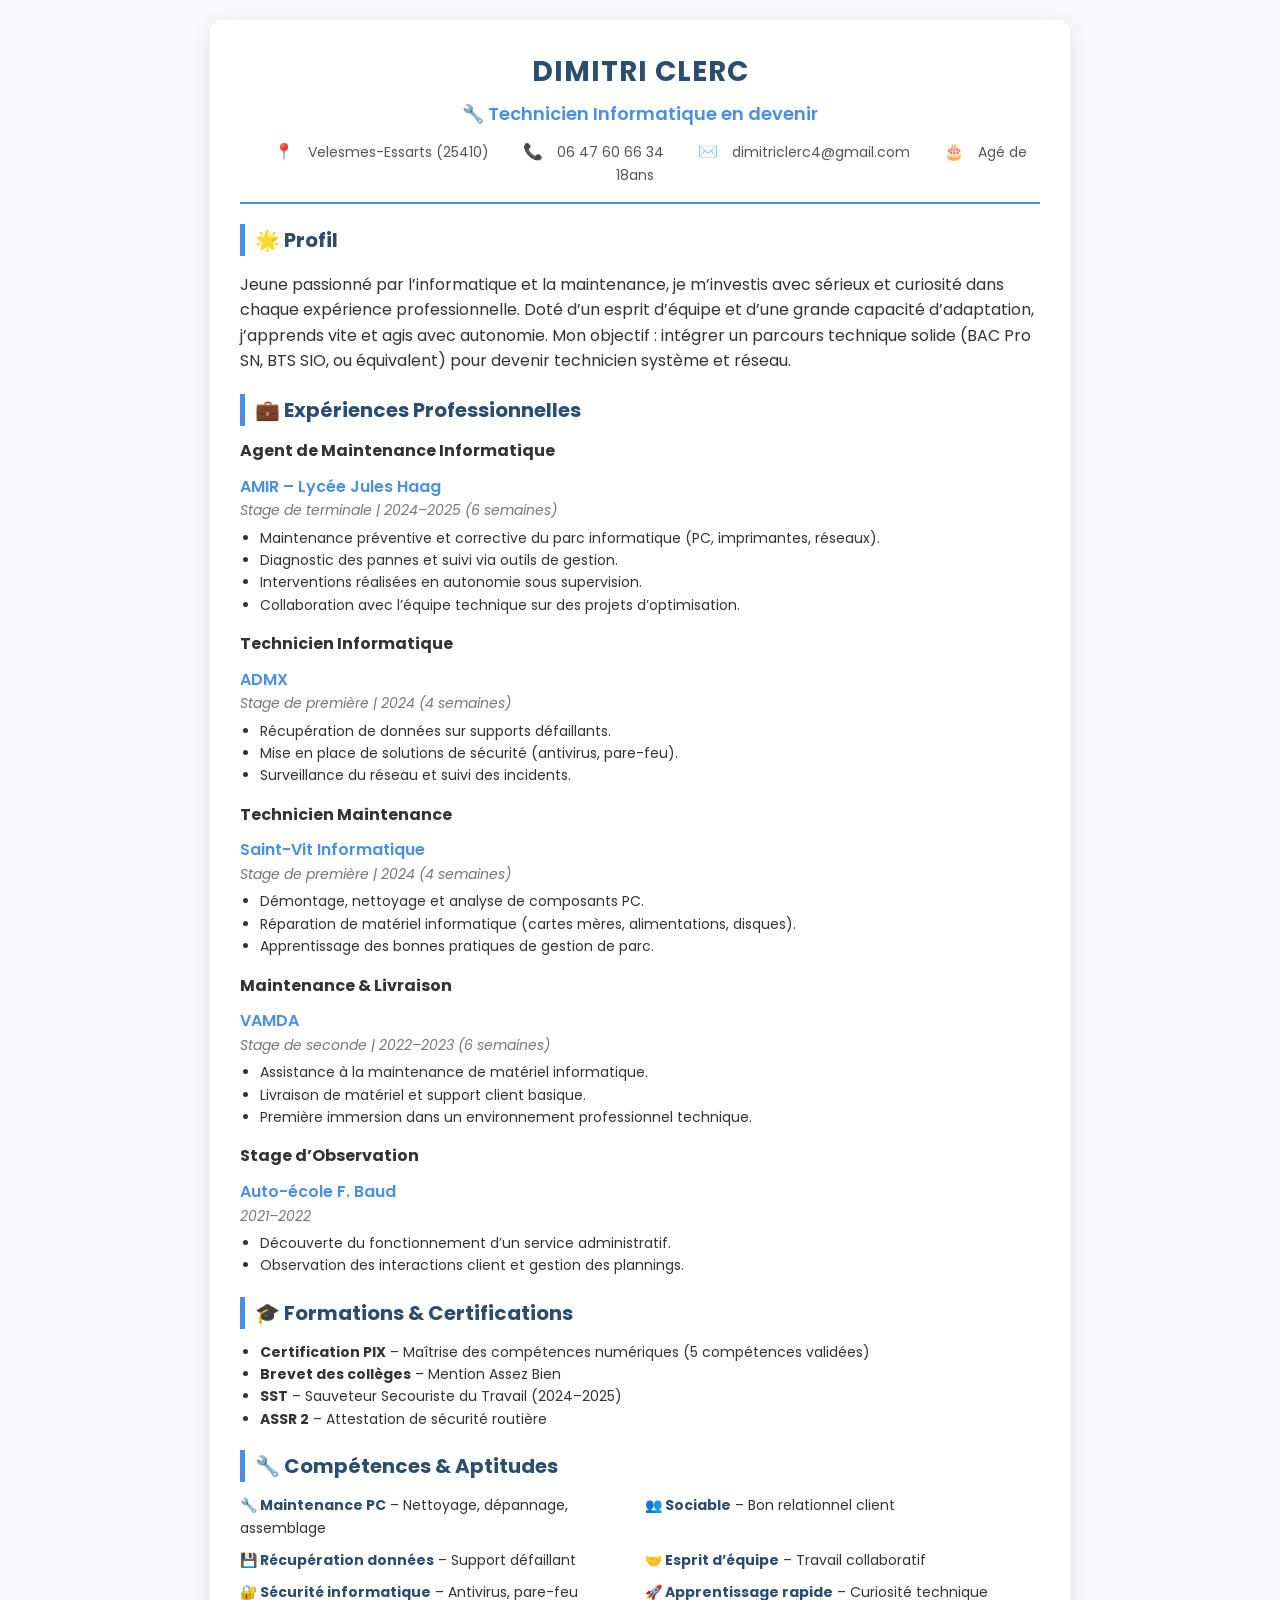
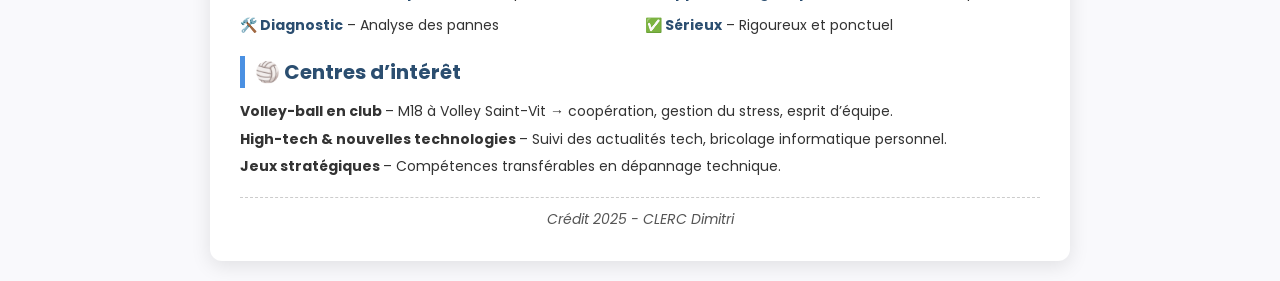
<file: CV/CV_Dimitri_Clerc.html>
<!DOCTYPE html>
<html lang="fr">
<head>
  <meta charset="UTF-8" />
  <meta name="viewport" content="width=device-width, initial-scale=1.0"/>
  <title>CV Dimitri Clerc</title>
  <style>
    /* --- POLICES & GENERAL --- */
    @import url('https://fonts.googleapis.com/css2?family=Poppins:wght@400;500;600;700&display=swap');
    
    body {
      font-family: 'Poppins', sans-serif;
      background-color: #f9f9fc;
      color: #333;
      line-height: 1.6;
      margin: 0;
      padding: 20px;
    }
    .container {
      max-width: 800px;
      margin: auto;
      background: white;
      padding: 30px;
      border-radius: 12px;
      box-shadow: 0 5px 20px rgba(0,0,0,0.1);
    }

    /* --- EN-TÊTE --- */
    header {
      text-align: center;
      margin-bottom: 20px;
      border-bottom: 2px solid #4A90E2;
      padding-bottom: 15px;
    }
    h1 {
      margin: 0;
      font-size: 28px;
      color: #2B4E70;
      letter-spacing: 1px;
    }
    .title {
      color: #4A90E2;
      font-weight: 600;
      font-size: 18px;
      margin: 5px 0 10px;
    }
    .contact {
      font-size: 14px;
      color: #555;
    }
    .contact span {
      margin: 0 10px;
    }

    /* --- SECTIONS --- */
    section {
      margin: 20px 0;
    }
    h2 {
      color: #2B4E70;
      border-left: 5px solid #4A90E2;
      padding-left: 10px;
      font-size: 20px;
      margin-bottom: 12px;
    }
    h3 {
      margin: 10px 0;
      color: #333;
      font-size: 16px;
    }
    .job {
      margin-bottom: 15px;
    }
    .company {
      font-weight: 600;
      color: #4A90E2;
    }
    .period {
      font-size: 14px;
      color: #777;
      font-style: italic;
    }
    ul {
      margin: 5px 0 10px 20px;
      padding: 0;
    }
    li {
      font-size: 14px;
    }

    /* --- TABLEAU COMPÉTENCES --- */
    .skills {
      display: grid;
      grid-template-columns: 1fr 1fr;
      gap: 10px;
    }
    .skills-item {
      font-size: 14px;
    }
    .skills-item strong {
      color: #2B4E70;
    }

    /* --- FOOTER / LOISIRS --- */
    .interests {
      font-size: 14px;
    }
    .interests p {
      margin: 5px 0;
    }
    .quote {
      font-style: italic;
      color: #555;
      text-align: center;
      margin: 20px 0 0;
      font-size: 14px;
      border-top: 1px dashed #ccc;
      padding-top: 10px;
    }

    /* --- ICÔNES --- */
    .icon {
      font-size: 16px;
      margin-right: 5px;
      color: #4A90E2;
    }
  </style>
</head>
<body>

<div class="container">

  <!-- EN-TÊTE -->
  <header>
    <h1>DIMITRI CLERC</h1>
    <div class="title">🔧 Technicien Informatique en devenir</div>
    <div class="contact">
      <span><span class="icon">📍</span> Velesmes-Essarts (25410)</span>
      <span><span class="icon">📞</span> 06 47 60 66 34</span>
      <span><span class="icon">✉️</span> dimitriclerc4@gmail.com</span>
      <span><span class="icon">🎂</span> Agé de 18ans</span>
    </div>
  </header>

  <!-- PROFIL -->
  <section>
    <h2>🌟 Profil</h2>
    <p>Jeune passionné par l’informatique et la maintenance, je m’investis avec sérieux et curiosité dans chaque expérience professionnelle. Doté d’un esprit d’équipe et d’une grande capacité d’adaptation, j’apprends vite et agis avec autonomie. Mon objectif : intégrer un parcours technique solide (BAC Pro SN, BTS SIO, ou équivalent) pour devenir technicien système et réseau.</p>
  </section>

  <!-- EXPÉRIENCES -->
  <section>
    <h2>💼 Expériences Professionnelles</h2>

    <div class="job">
      <h3>Agent de Maintenance Informatique</h3>
      <div class="company">AMIR – Lycée Jules Haag</div>
      <div class="period">Stage de terminale | 2024–2025 (6 semaines)</div>
      <ul>
        <li>Maintenance préventive et corrective du parc informatique (PC, imprimantes, réseaux).</li>
        <li>Diagnostic des pannes et suivi via outils de gestion.</li>
        <li>Interventions réalisées en autonomie sous supervision.</li>
        <li>Collaboration avec l’équipe technique sur des projets d’optimisation.</li>
      </ul>
    </div>

    <div class="job">
      <h3>Technicien Informatique</h3>
      <div class="company">ADMX</div>
      <div class="period">Stage de première | 2024 (4 semaines)</div>
      <ul>
        <li>Récupération de données sur supports défaillants.</li>
        <li>Mise en place de solutions de sécurité (antivirus, pare-feu).</li>
        <li>Surveillance du réseau et suivi des incidents.</li>
      </ul>
    </div>

    <div class="job">
      <h3>Technicien Maintenance</h3>
      <div class="company">Saint-Vit Informatique</div>
      <div class="period">Stage de première | 2024 (4 semaines)</div>
      <ul>
        <li>Démontage, nettoyage et analyse de composants PC.</li>
        <li>Réparation de matériel informatique (cartes mères, alimentations, disques).</li>
        <li>Apprentissage des bonnes pratiques de gestion de parc.</li>
      </ul>
    </div>

    <div class="job">
      <h3>Maintenance & Livraison</h3>
      <div class="company">VAMDA</div>
      <div class="period">Stage de seconde | 2022–2023 (6 semaines)</div>
      <ul>
        <li>Assistance à la maintenance de matériel informatique.</li>
        <li>Livraison de matériel et support client basique.</li>
        <li>Première immersion dans un environnement professionnel technique.</li>
      </ul>
    </div>

    <div class="job">
      <h3>Stage d’Observation</h3>
      <div class="company">Auto-école F. Baud</div>
      <div class="period">2021–2022</div>
      <ul>
        <li>Découverte du fonctionnement d’un service administratif.</li>
        <li>Observation des interactions client et gestion des plannings.</li>
      </ul>
    </div>
  </section>

  <!-- FORMATIONS -->
  <section>
    <h2>🎓 Formations & Certifications</h2>
    <ul>
      <li><strong>Certification PIX</strong> – Maîtrise des compétences numériques (5 compétences validées)</li>
      <li><strong>Brevet des collèges</strong> – Mention Assez Bien</li>
      <li><strong>SST</strong> – Sauveteur Secouriste du Travail (2024–2025)</li>
      <li><strong>ASSR 2</strong> – Attestation de sécurité routière</li>
    </ul>
  </section>

  <!-- COMPÉTENCES -->
  <section>
    <h2>🔧 Compétences & Aptitudes</h2>
    <div class="skills">
      <div class="skills-item"><strong>🔧 Maintenance PC</strong> – Nettoyage, dépannage, assemblage</div>
      <div class="skills-item"><strong>👥 Sociable</strong> – Bon relationnel client</div>
      <div class="skills-item"><strong>💾 Récupération données</strong> – Support défaillant</div>
      <div class="skills-item"><strong>🤝 Esprit d’équipe</strong> – Travail collaboratif</div>
      <div class="skills-item"><strong>🔐 Sécurité informatique</strong> – Antivirus, pare-feu</div>
      <div class="skills-item"><strong>🚀 Apprentissage rapide</strong> – Curiosité technique</div>
      <div class="skills-item"><strong>🛠️ Diagnostic</strong> – Analyse des pannes</div>
      <div class="skills-item"><strong>✅ Sérieux</strong> – Rigoureux et ponctuel</div>
    </div>
  </section>

  <!-- LOISIRS -->
  <section>
    <h2>🏐 Centres d’intérêt</h2>
    <div class="interests">
      <p><strong> Volley-ball en club </strong>– M18 à Volley Saint-Vit → coopération, gestion du stress, esprit d’équipe.</p>
      <p><strong> High-tech & nouvelles technologies </strong>– Suivi des actualités tech, bricolage informatique personnel.</p>
      <p><strong> Jeux stratégiques </strong>– Compétences transférables en dépannage technique.</p>
    </div>
  </section>

  <!-- CITATION -->
  <p class="quote"> Crédit 2025 - CLERC Dimitri</p>

</div>
</body>
</html>
</file>
